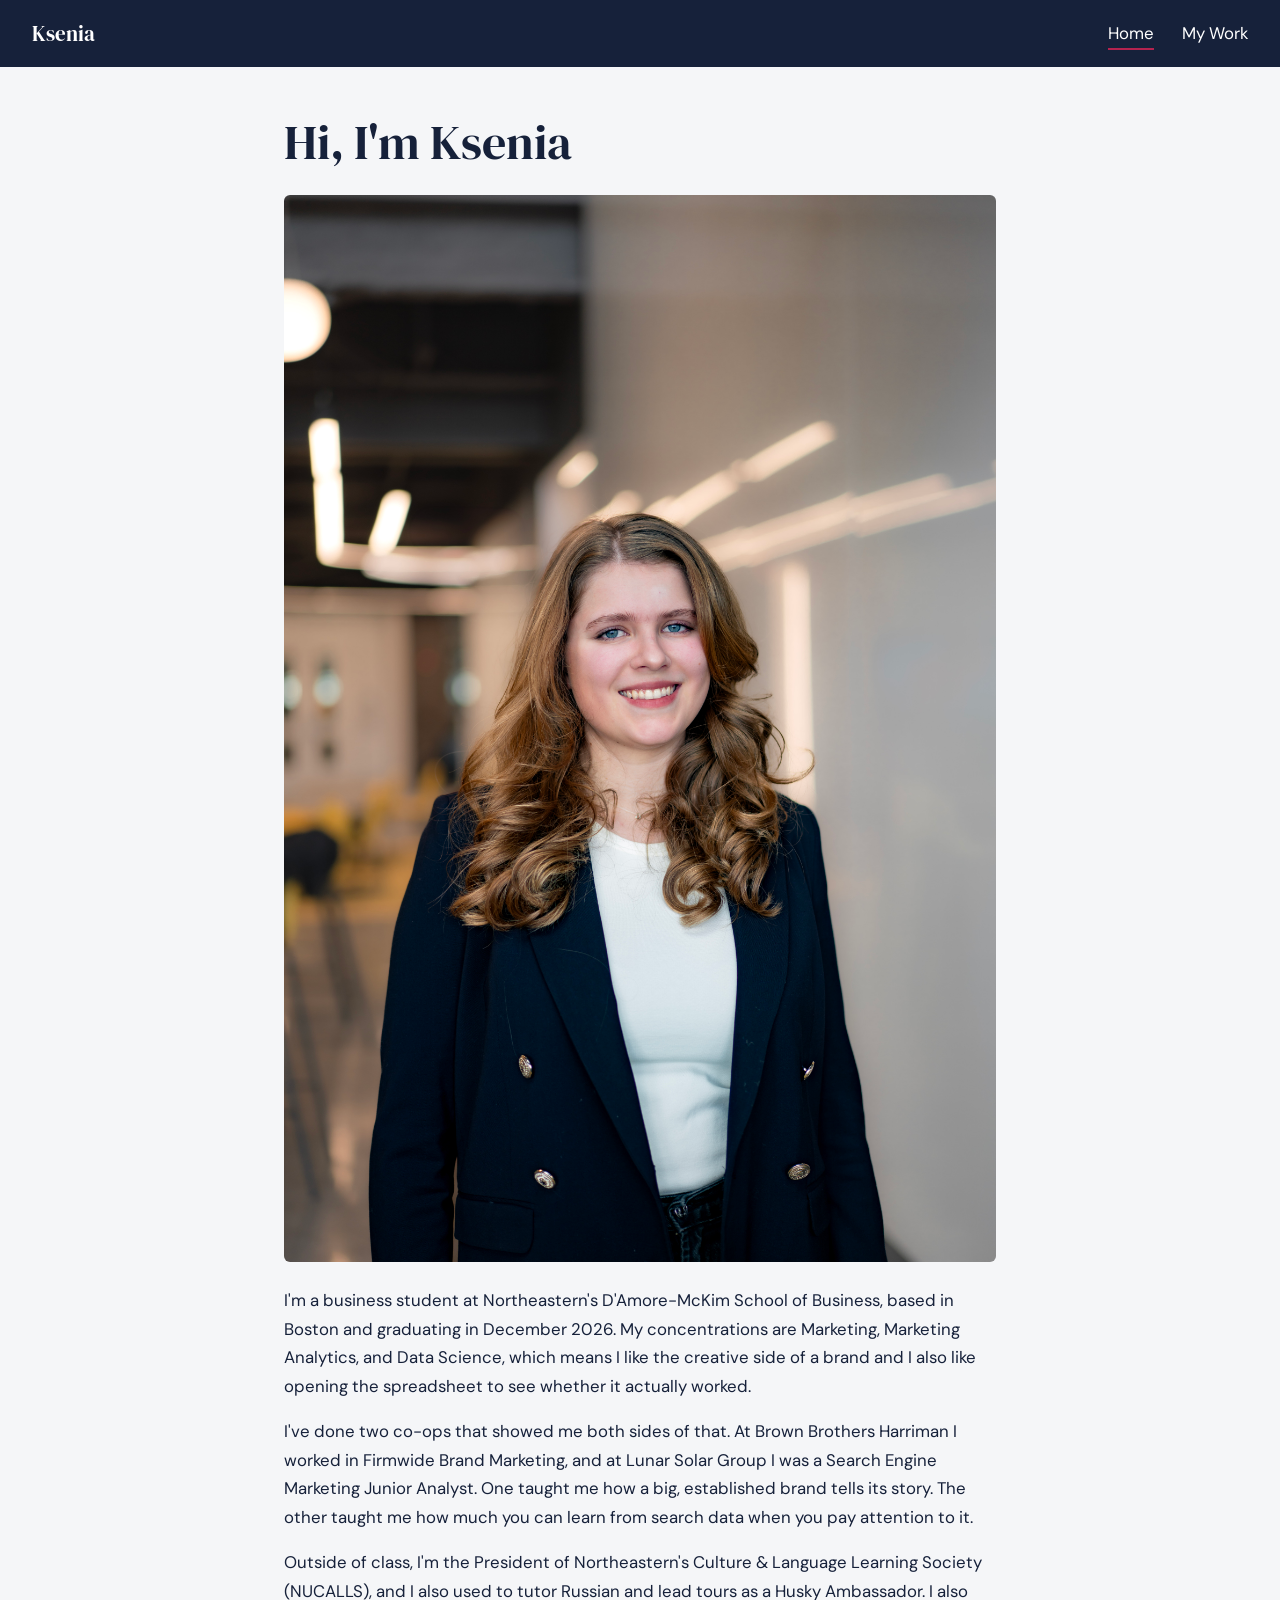
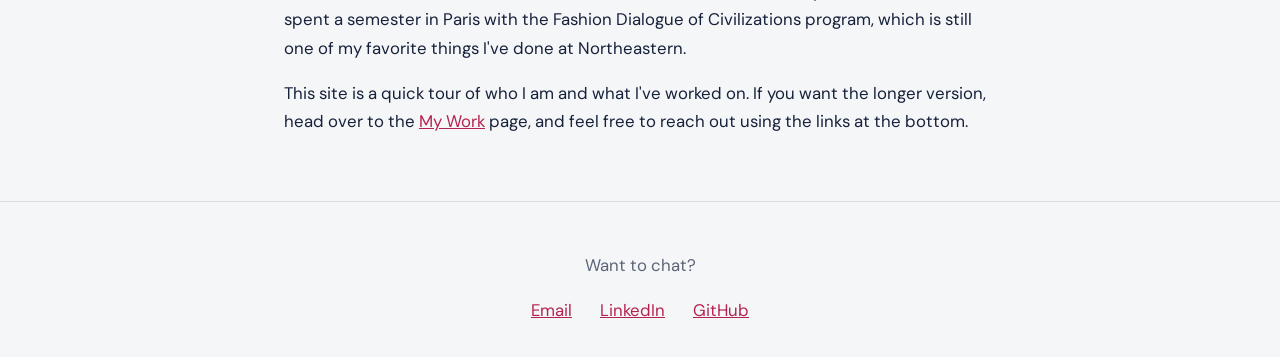
<file: index.html>
<!DOCTYPE html>
<html lang="en">
<head>
  <meta charset="UTF-8">
  <meta name="viewport" content="width=device-width, initial-scale=1">
  <title>Ksenia | Marketing + Data</title>
  <link rel="preconnect" href="https://fonts.googleapis.com">
  <link href="https://fonts.googleapis.com/css2?family=DM+Sans:wght@400;600&family=DM+Serif+Display&display=swap" rel="stylesheet">
  <link rel="stylesheet" href="style.css">
</head>
<body>
  <header>
    <span class="logo">Ksenia</span>
    <nav>
      <a href="index.html" class="current">Home</a>
      <a href="work.html">My Work</a>
    </nav>
  </header>

  <main>
    <h1>Hi, I'm Ksenia</h1>

    <img src="my photo.JPG">

    <p>
      I'm a business student at Northeastern's D'Amore-McKim School of Business, based in
      Boston and graduating in December 2026. My concentrations are Marketing, Marketing
      Analytics, and Data Science, which means I like the creative side of a
      brand and I also like opening the spreadsheet to see whether it actually worked.
    </p>

    <p>
      I've done two co-ops that showed me both sides of that. At Brown Brothers Harriman
      I worked in Firmwide Brand Marketing, and at Lunar Solar Group I was a Search Engine
      Marketing Junior Analyst. One taught me how a big, established brand tells its story.
      The other taught me how much you can learn from search data when you pay attention
      to it.
    </p>

    <p>
      Outside of class, I'm the President of Northeastern's Culture &amp; Language Learning
      Society (NUCALLS), and I also used to tutor Russian and lead tours as a Husky Ambassador. 
      I also spent a semester in Paris with the Fashion Dialogue of
      Civilizations program, which is still one of my favorite things I've done at
      Northeastern.
    </p>

    <p>
      This site is a quick tour of who I am and what I've worked on. If you want the
      longer version, head over to the <a href="work.html">My Work</a> page, and feel free
      to reach out using the links at the bottom.
    </p>
  </main>

  <footer>
    <p>Want to chat?</p>
    <a href="mailto:sokolova.k@northeastern.edu">Email</a>
    <a href="https://www.linkedin.com/in/kseniasokoolova/" target="_blank" rel="noopener">LinkedIn</a>
    <a href="https://sokolovaks.github.io/kseniasokolova.github.io/" target="_blank" rel="noopener">GitHub</a>
  </footer>
</body>
</html>
</file>
<file: style.css>
/* ---------- Colors & fonts (custom typography + color scheme) ---------- */
:root {
  --ink: #16213a;
  --paper: #f5f6f8;
  --accent: #b4234f;
  --muted: #5b6477;
  --line: #d9dce3;
}

* { box-sizing: border-box; }

body {
  font-family: "DM Sans", Arial, sans-serif;
  font-size: 1.05rem;
  line-height: 1.7;
  color: var(--ink);
  background: var(--paper);
  margin: 0;
}

h1, h2 {
  font-family: "DM Serif Display", Georgia, serif;
  font-weight: 400;
  line-height: 1.15;
}
h1 { font-size: 3rem; margin: 0 0 1rem; }
h2 { font-size: 1.7rem; margin: 2.5rem 0 0.75rem; }

a { color: var(--accent); }
a:hover { color: var(--ink); }

/* ---------- Layout: margins, padding, page width ---------- */
header {
  background: var(--ink);
  padding: 1rem 2rem;
  display: flex;
  justify-content: space-between;
  align-items: center;
}
header .logo {
  font-family: "DM Serif Display", Georgia, serif;
  color: white;
  font-size: 1.3rem;
}
nav a {
  color: white;
  text-decoration: none;
  margin-left: 1.5rem;
  padding-bottom: 4px;
}
nav a:hover, nav a.current { border-bottom: 2px solid var(--accent); }

main {
  max-width: 760px;
  margin: 0 auto;
  padding: 3rem 1.5rem;
}

img {
  max-width: 100%;
  height: auto;
  border-radius: 6px;
  display: block;
  margin: 1.5rem 0;
}
.caption { color: var(--muted); font-size: 0.9rem; margin-top: -1rem; }

ul li { margin-bottom: 0.5rem; }

#graph {
  width: 100%;
  background: white;
  border: 1px solid var(--line);
  border-radius: 6px;
}

footer {
  border-top: 1px solid var(--line);
  padding: 2rem 1.5rem;
  text-align: center;
  color: var(--muted);
}
footer a { margin: 0 0.75rem; }

@media (max-width: 560px) {
  h1 { font-size: 2.2rem; }
  header { flex-direction: column; gap: 0.5rem; }
  nav a { margin: 0 0.75rem; }
}
</file>
